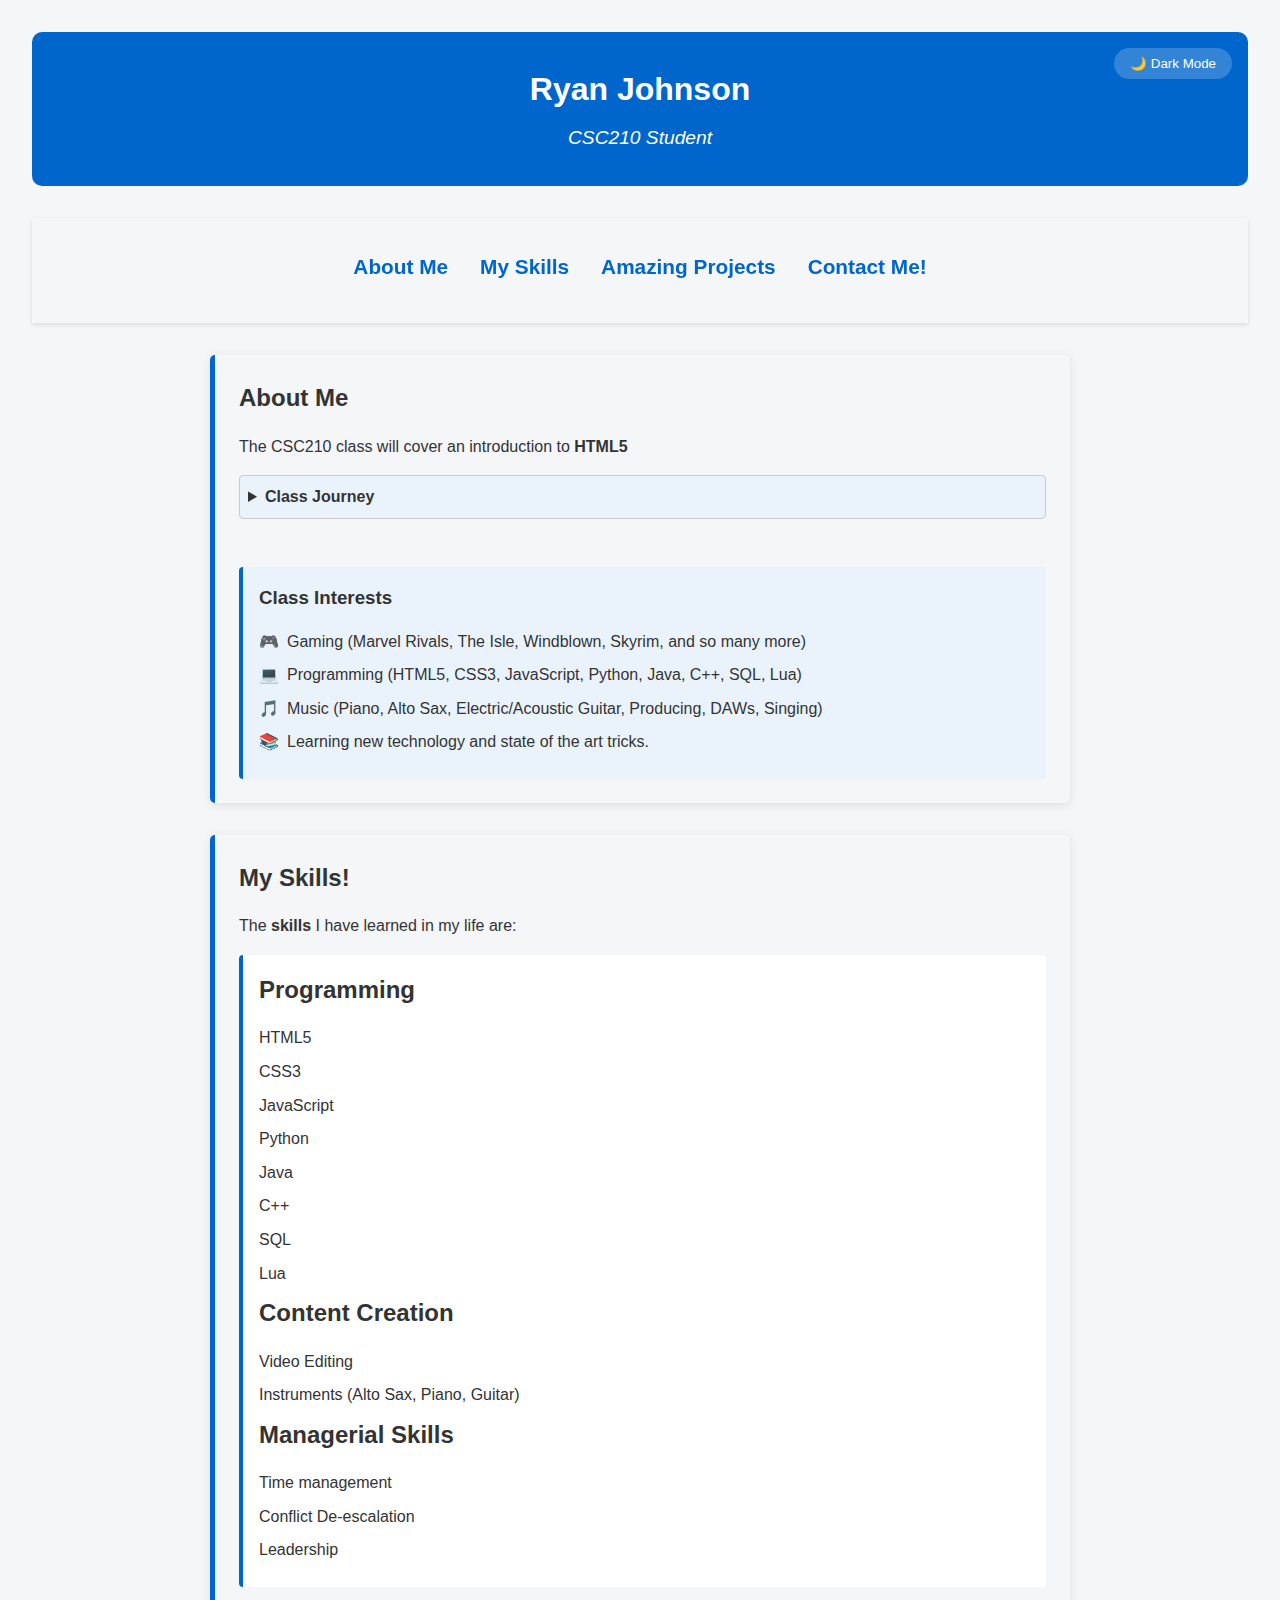
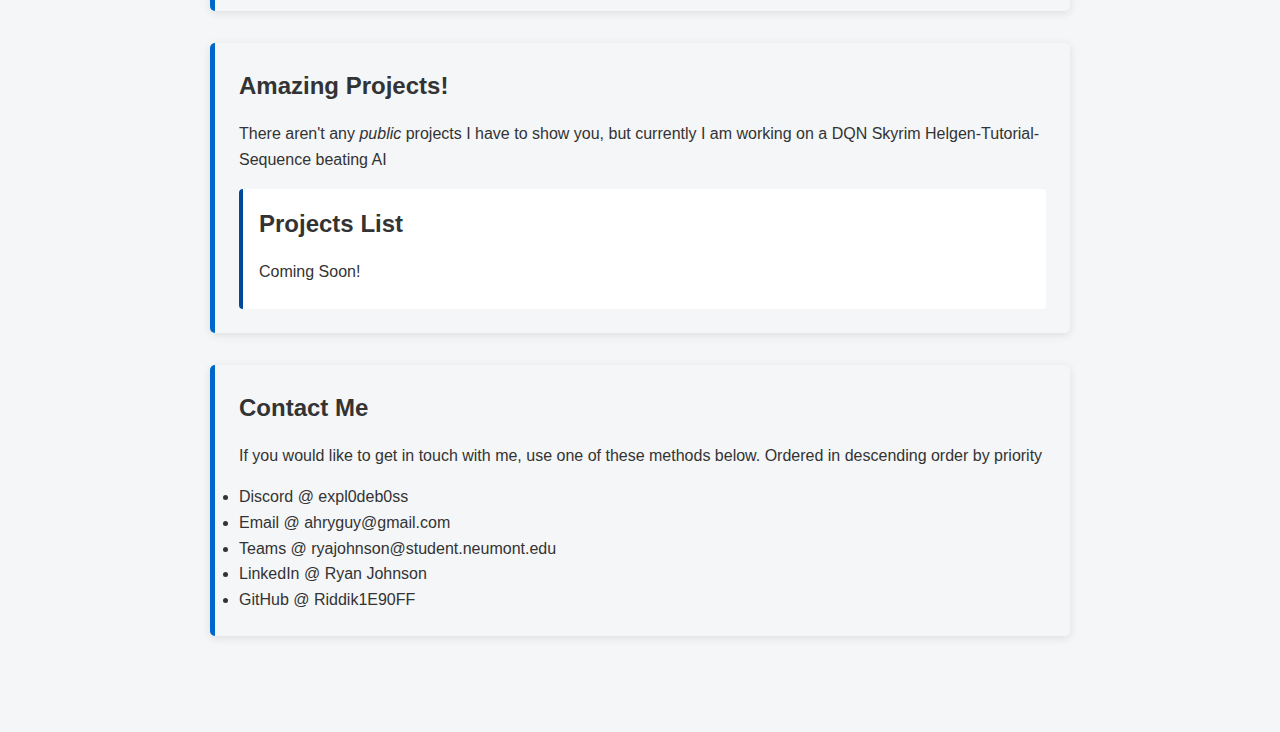
<file: index.html>
<!DOCTYPE html>
<html lang="en">
  <head>
    <meta charset="UTF-8">
    <meta name="viewport" content="width=device-width, initial-scale=1.0">
    <meta name="description" content="CSC210 - Intro to Web Presentaiton and Development - For classes A1, B1, and C2">
    <meta name="keywords" content="Neumont, CSC210, web dev, web development, student, portfolio, HTML5, CSS3">
    <meta name="author" content="Jeremy Stroup">

    <!-- The OG here means Open Graph, which tags control for social media channels. -->
    <meta property="og:title" content="CSC210 - Intro to Web Presentation and Development">
    <meta property="og:description" content="This could be your personal portfolio to showcase your web dev and project">
    <meta property="og:type" content="website">

    <title>Neumont CSC210 - Introduction to Web Devleopment and Presentaiton</title>
    <link rel="icon" type="image/jpeg" href="c:\VSCode\Neumont\Intro_to_Web_Dev\Zach_infront_of_board.jpg">
    <link rel="stylesheet" href="css-files/style.css">
  </head>
  <body>
    <!-- HTML5 Semantic Header -->
    <header role="banner">
      <button class="theme-toggle" id="theme-toggle">🌙 Dark Mode</button>
      <div class="container">
        <h1>Ryan Johnson</h1>
        <p class="tagline">CSC210 Student </p>
      </div>
    </header>
    <!-- HTML5 Semantic Navigation -->
    <nav class="header-navigation" role="navigation" aria-label="Main navigation">
      <div class="container">
        <ul>
          <li><a href="#about" aria-describedby="about-desc">About Me</a></li>
          <li><a href="#skills" aria-describedby="skills-desc">My Skills</a></li>
          <li><a href="#projects" aria-describedby="project-desc">Amazing Projects</a></li>
          <li><a href="#contact" aria-describedby="contact-desc">Contact Me!</a></li>
        </ul>
      </div>
    </nav>
    <!-- HTML5 Main Content -->
    <main id="main-content" role="main">
      <div class="container">
        <!-- About Section with HTML5 semantic elements -->
        <section id="about" aria-labelledby="about-heading">
          <h2 id="about-heading">About Me</h2>
          <div class="about-content">
            <div class="about-text">
              <p>The CSC210 class will cover an introduction to <strong>HTML5</strong></p>
              <details>
                <summary>Class Journey</summary>
                <p>We started first html coding on July 3, 2025. On top of CSS, finally.</p>
              </details>
            </div>
            <aside class="interests" aria-labelledby="interests-heading">
              <h3 id="interests-heading">Class Interests</h3>
              <ul>
                <li>
                  <span role="img" aria-label="Gaming">🎮</span>
                  Gaming (Marvel Rivals, The Isle, Windblown, Skyrim, and so many more)
                </li>
                <li>
                  <span role="img" aria-label="Programming">💻</span>
                  Programming (HTML5, CSS3, JavaScript, Python, Java, C++, SQL, Lua)
                </li>
                <li>
                  <span role="img" aria-label="Music">🎵</span>
                  Music (Piano, Alto Sax, Electric/Acoustic Guitar, Producing, DAWs, Singing)
                </li>
                <li>
                  <span role="img" aria-label="Learning">📚</span>
                  Learning new technology and state of the art tricks.
                </li>
              </ul>
            </aside>
          </div>
        </section>
      </div>
      <div class="container">
        <section id="skills" aria-labelledby="skills-heading">
          <h2 id="skills-heading">My Skills!</h2>
          <div class="skills-content">
            <div class="skills-text">
              <p>The <strong>skills</strong> I have learned in my life are:</p>
              <aside class="skills-list" aria-labelledby="skills-list">
                <h2 id="skills-list">Programming</h2>
                <ul>
                  <li>HTML5</li>
                  <li>CSS3</li>
                  <li>JavaScript</li>
                  <li>Python</li>
                  <li>Java</li>
                  <li>C++</li>
                  <li>SQL</li>
                  <li>Lua</li>
                  </ul>
                  <h2>Content Creation</h2>
                  <ul>
                    <li>Video Editing</li>
                    <li>Instruments (Alto Sax, Piano, Guitar)</li>
                  </ul>
                  <ul>
                    <h2>Managerial Skills</h2>
                    <li>Time management</li>
                    <li>Conflict De-escalation</li>
                    <li>Leadership</li>
                </ul>
            </div>
          </div>
        </section>
      </div>
      <div class="container">
        <section id="projects" aria-labelledby="projects-heading">
          <h2 id="projects-heading">Amazing Projects!</h2>
          <div class="projects-content">
            <div class="projects-text">
              <p>There aren't any <em>public</em> projects I have to show you, but currently I am working on a DQN Skyrim Helgen-Tutorial-Sequence beating AI</p>
              <aside class="projects" aria-labelledby="projects-list">
                <h2 id="projects-list">Projects List</h2>
                <ul> 
                  <li>Coming Soon!</li>
                </ul>
              </aside>
            </div>
          </div>
        </section>
      </div>
      <div class="container">
        <section id="contact" aria-labelledby="contact-heading">
          <h2 id="contact-heading">Contact Me</h2>
          <div class="contact-content">
            <div class="contact-text">
              <p>If you would like to get in touch with me, use one of these methods below. Ordered in descending order by priority</p>
              <ul>
                <li>Discord @ expl0deb0ss</li>
                <li>Email @ ahryguy@gmail.com</li>
                <li>Teams @ ryajohnson@student.neumont.edu</li>
                <li>LinkedIn @ Ryan Johnson</li>
                <li>GitHub @ Riddik1E90FF</li>
              </ul>            
            </div>
          </div>
        </section>
      </div>
    </main>
    <!-- JavaScript -->
     <script src="js-files/portfolio.js"></script>
  </body>
</html>
</file>
<file: css-files/style.css>
/* =========== CSS Variables =========== */
:root {
    --bg-primary: #f4f6f8;
    --bg-secondary: white;
    --text-primary: #333;
    --color-primary: #0066cc;
    --color-accent: #eaf3fc;
    --shadow: 0 2px 10px rgba(0, 0, 0, 0.1);
}


/* Dark theme variables */
body.dark-theme {
    --bg-primary: #1a1a1a;
    --bg-secondary: #2d2d2d;
    --text-primary: #e0e0e0;
    --color-primary: #66b3ff;
    --color-accent: #3a3a3a;
}


/* ============ Reset & Base ============ */
* {
    margin: 0;
    padding: 0;
    box-sizing: border-box;
}

html {
    scroll-behavior: smooth;
}

body {
    font-family: 'Segoe UI', sans-serif;
    background-color: var(--bg-primary);
    color: var(--text-primary);
    line-height: 1.6;
    padding: 2rem;   
    transition: background-color 0.3s, color 0.3s;
}


/* ============ Header ============ */
header {
    text-align: center;
    position: relative;
    background-color: var(--color-primary);
    color: white;
    padding: 2rem 0;
    border-radius: 10px;
    margin-bottom: 2rem;
}

header h1 {
    margin-bottom: 0.5rem;
    font-size: 2rem;
}

.tagline {
    font-style: italic;
    font-size: 1.2rem;
    margin-top: 0.5rem;
}


/* ============ Navigation ============ */
nav {
    background-color: var(--bg-secondary);
    padding: 1rem 0;
    box-shadow: var(--shadow);
}

nav ul {
    display: flex;
    justify-content: center;
    list-style: none;
    margin: 1rem 0 1.5rem 0;
    gap: 2rem;
    flex-wrap: wrap;
}

nav a {
    text-decoration: none;
    color: var(--color-primary);
    font-weight: bold;
    font-size: 1.3rem;
    transition: opacity 0.3s;
}

nav a:hover {
    opacity: 0.7;
    color: var(--color-primary);
    text-decoration: underline;
}

.header-navigation {
    position: sticky;
    top: 0;
    background-color: var(--bg-primary);
    padding: 1rem;
    box-shadow: 0 2px 5px rgba(0, 0, 0, 0.1);
    z-index: 1000;
}







/* ============ Main Layout ============ */
main {
    padding: 2rem 0;
    max-width: 900px;
    margin: auto;
}

.container {
    max-width: 900px;
    margin: 0 auto;
    padding: 0 20px;
}

section {
    scroll-margin-top: 137.28px; /* Adjust for sticky header */
    background-color: var(--bg-secondary);
    padding: 2rem;
    margin-bottom: 2rem;
    border-radius: 5px;
    box-shadow: var(--shadow);
}

h2 {
    color: var(--text-primary);
    margin-bottom: 1rem;
}



/* Dark Mode Button */
.theme-toggle {
    position: absolute;
    top: 1rem;
    right: 1rem;
    background: rgba(255, 255, 255, 0.2);
    border: none;
    color: white;
    padding: 0.5rem 1rem;
    border-radius: 20px;
    cursor: pointer;
    transition: background 0.3s;
}

.theme-toggle:hover {
    background: rgba(255, 255, 255, 0.3);
}


/* Dark theme header */
body.dark-theme header {
    background-color: var(--bg-secondary);
}


/* ============ About Section ============ */
#about {
    background-color: var(--bg-primary);
    padding: 1.5rem;
    margin-bottom: 2rem;
    border-left: 5px solid var(--color-primary);
    border-radius: 5px;
}

.about-text p {
    margin-bottom: 1rem;
}

.about-content {
    display: grid;
    gap: 2rem;
}






/* ============ Interests Aside ============ */
aside.interests {
    background-color: var(--color-accent);
    padding: 1rem;
    margin-top: 1rem;
    border-left: 4px solid var(--color-primary);
    border-radius: 4px;
}

aside.interests ul {
    list-style: none;
    padding-left: 0;
}

aside.interests li {
    margin-bottom: 0.5rem;
    display: flex;
    align-items: center;
    gap: 0.5rem;
    /* font-size: 4px; */
}

aside.interests h2 {
    color: var(--color-primary);
    margin-bottom: 1rem;
}


/* ============ Details Dropdown ============ */
details {
    margin-top: 1rem;
    padding: 0.5rem;
    background-color: var(--color-accent);
    border: 1px solid #ccc;
    border-radius: 4px;
}

details summary {
    cursor: pointer;
    font-weight: bold;
}


/* ============ Skills Section ============ */
#skills {
    background-color: var(--bg-primary);
    padding: 1.5rem;
    margin-bottom: 2rem;
    border-left: 5px solid var(--color-primary);
    border-radius: 5px;
}

.skills-text p {
    margin-bottom: 1rem;
}


/* ============ Skills Aside ============ */
aside.skills-list {
    background-color: var(--bg-secondary);
    padding: 1rem;
    margin-top: 1rem;
    border-left: 4px solid var(--color-primary);
    border-radius: 4px;
}

aside.skills-list ul {
    list-style: none;
    padding-left: 0px;
}

aside.skills-list li {
    margin-bottom: 0.5rem;
    display: flex;
    align-items: center;
    gap: 0.5rem;
    font-size: 1rem;
}


/* ============ Projects Section ============ */
#projects {
    background-color: var(--bg-primary);
    padding: 1.5rem;
    margin-bottom: 2rem;
    border-left: 5px solid #0066cc;
    border-radius: 5px;
}

.projects-text p {
    margin-bottom: 1rem;
}


/* ============ Projects Aside ============ */
aside.projects {
    background-color: var(--bg-secondary);
    padding: 1rem;
    margin-top: 1rem;
    border-left: 4px solid #004a99;
    border-radius: 4px;
}

aside.projects ul {
    list-style: none;
    padding-left: 0px;
}

aside.projects li {
    margin-bottom: 0.5rem;
    display: flex;
    align-items: center;
    gap: 0.5rem;
    font-size: 1rem;
}


/* ============ Contact Me Section ============ */
#contact {
    background-color: var(--bg-primary);
    padding: 1.5rem;
    margin-bottom: 2rem;
    border-left: 5px solid #0066cc;
    border-radius: 5px;
}

.contact-text p {
    margin-bottom: 1rem;
}

/* ============ Contact Aside ============ */
aside.contact {
    background-color: var(--bg-secondary);
    padding: 1rem;
    margin-top: 1rem;
    border-left: 4px solid #004a99;
    border-radius: 4px;
}

aside.contact ul {
    list-style: none;
    padding-left: 0px;
}

aside.contact li {
    margin-bottom: 0.5rem;
    display: flex;
    align-items: center;
    gap: 0.5rem;
    font-size: 1rem;
}


/* ============ Response Design ============ */
@media (max-width: 768px) {
    nav ul {
        flex-direction: column;
        align-items: center;
        gap: 1rem;
    }
    .theme-toggle {
        position: static;
        margin-bottom: 1rem;
    }
}


/* ========== Print Styles ========== */
@media print {
    .theme-toggle {
        display: none;
    }
    body {
        background: white;
        color: black;
    }
}


/* ============ Headings ============ */
h2, h3 {
    color: var(--text-primary);
    margin-bottom: 1rem;
}


/* =============================================================================
   End of Portfolio/style.css
   ========================================================================= */
</file>
